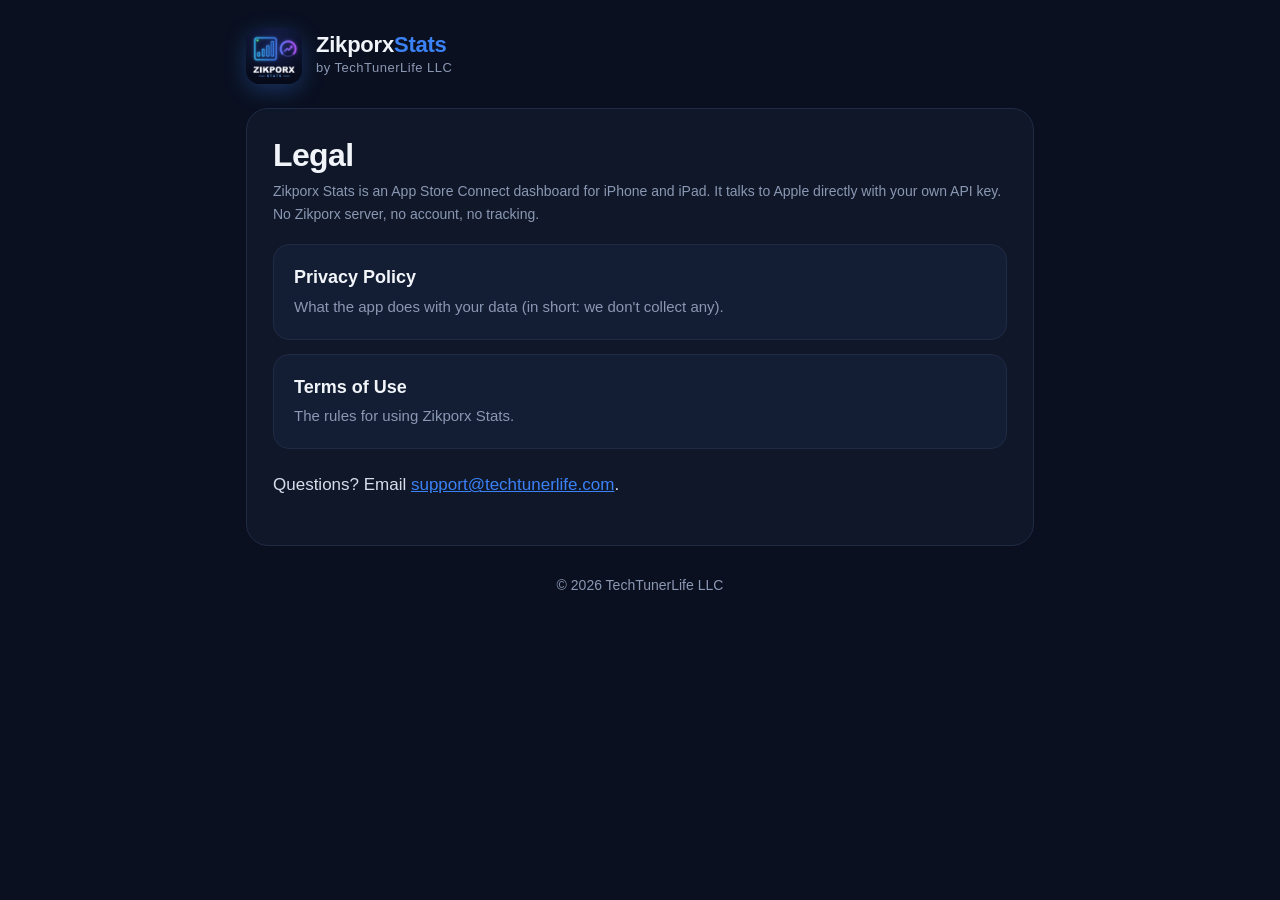
<file: index.html>
<!doctype html>
<html lang="en">
<head>
<meta charset="utf-8">
<meta name="viewport" content="width=device-width, initial-scale=1, viewport-fit=cover">
<meta name="theme-color" content="#0a1020">
<title>Zikporx Stats — Legal</title>
<meta name="description" content="Privacy Policy and Terms of Use for the Zikporx Stats app.">
<link rel="icon" href="assets/favicon.png">
<link rel="apple-touch-icon" href="assets/icon.png">
<link rel="stylesheet" href="assets/style.css">
</head>
<body>
<div class="wrap">
  <header>
    <a href="./"><img src="assets/icon.png" alt="Zikporx Stats icon">
      <div><div class="brand">Zikporx<b>Stats</b></div><div class="by">by TechTunerLife LLC</div></div></a>
  </header>
  <main class="card">
    <h1>Legal</h1>
    <p class="meta">Zikporx Stats is an App Store Connect dashboard for iPhone and iPad. It talks to Apple directly with your own API key. No Zikporx server, no account, no tracking.</p>
    <div class="links">
      <a href="privacy/"><strong>Privacy Policy</strong><span>What the app does with your data (in short: we don't collect any).</span></a>
      <a href="terms/"><strong>Terms of Use</strong><span>The rules for using Zikporx Stats.</span></a>
    </div>
    <p style="margin-top:22px">Questions? Email <a href="mailto:support@techtunerlife.com">support@techtunerlife.com</a>.</p>
  </main>
  <footer>© 2026 TechTunerLife LLC</footer>
</div>
</body>
</html>
</file>
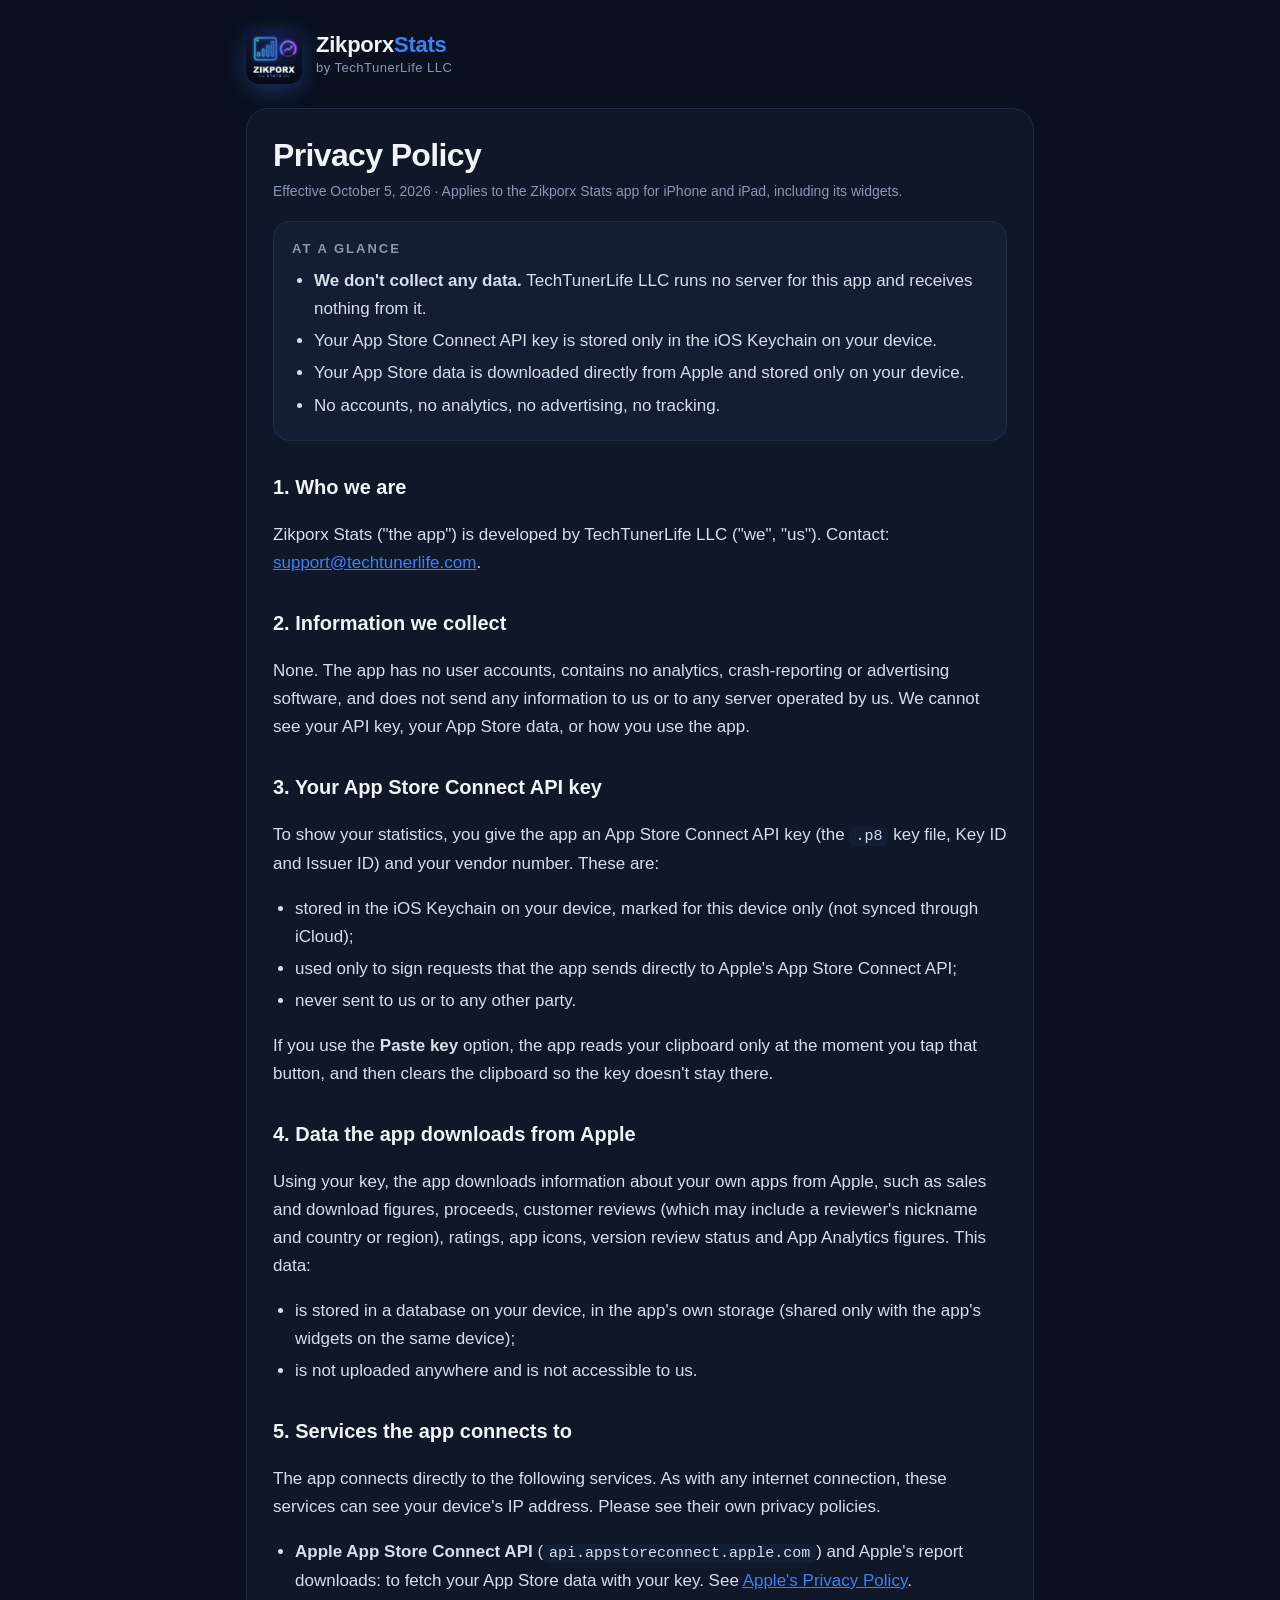
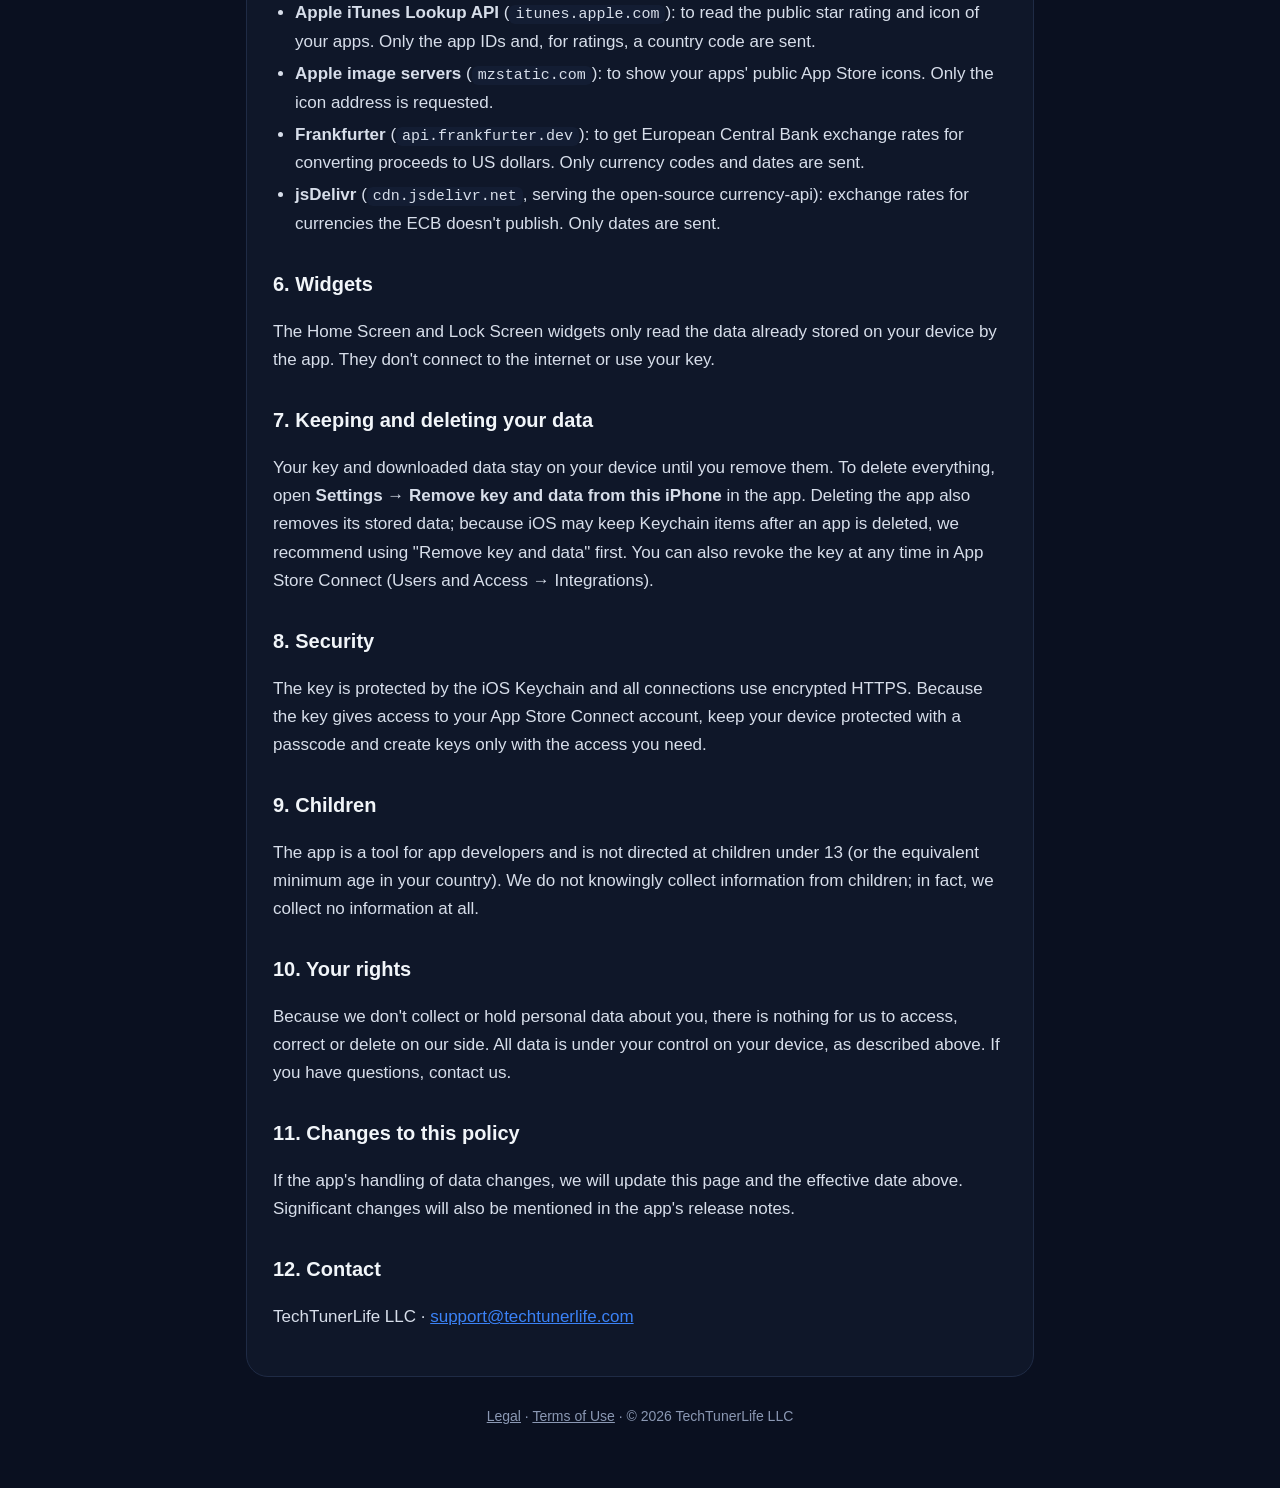
<file: privacy/index.html>
<!doctype html>
<html lang="en">
<head>
<meta charset="utf-8">
<meta name="viewport" content="width=device-width, initial-scale=1, viewport-fit=cover">
<meta name="theme-color" content="#0a1020">
<title>Privacy Policy — Zikporx Stats</title>
<meta name="description" content="Privacy Policy for the Zikporx Stats app by TechTunerLife LLC.">
<link rel="icon" href="../assets/favicon.png">
<link rel="apple-touch-icon" href="../assets/icon.png">
<link rel="stylesheet" href="../assets/style.css">
</head>
<body>
<div class="wrap">
  <header>
    <a href="../"><img src="../assets/icon.png" alt="Zikporx Stats icon">
      <div><div class="brand">Zikporx<b>Stats</b></div><div class="by">by TechTunerLife LLC</div></div></a>
  </header>
  <main class="card">
    <h1>Privacy Policy</h1>
    <p class="meta">Effective October 5, 2026 · Applies to the Zikporx Stats app for iPhone and iPad, including its widgets.</p>

    <div class="summary">
      <h2>At a glance</h2>
      <ul>
        <li><strong>We don't collect any data.</strong> TechTunerLife LLC runs no server for this app and receives nothing from it.</li>
        <li>Your App Store Connect API key is stored only in the iOS Keychain on your device.</li>
        <li>Your App Store data is downloaded directly from Apple and stored only on your device.</li>
        <li>No accounts, no analytics, no advertising, no tracking.</li>
      </ul>
    </div>

    <h2>1. Who we are</h2>
    <p>Zikporx Stats ("the app") is developed by TechTunerLife LLC ("we", "us"). Contact: <a href="mailto:support@techtunerlife.com">support@techtunerlife.com</a>.</p>

    <h2>2. Information we collect</h2>
    <p>None. The app has no user accounts, contains no analytics, crash-reporting or advertising software, and does not send any information to us or to any server operated by us. We cannot see your API key, your App Store data, or how you use the app.</p>

    <h2>3. Your App Store Connect API key</h2>
    <p>To show your statistics, you give the app an App Store Connect API key (the <code>.p8</code> key file, Key ID and Issuer ID) and your vendor number. These are:</p>
    <ul>
      <li>stored in the iOS Keychain on your device, marked for this device only (not synced through iCloud);</li>
      <li>used only to sign requests that the app sends directly to Apple's App Store Connect API;</li>
      <li>never sent to us or to any other party.</li>
    </ul>
    <p>If you use the <strong>Paste key</strong> option, the app reads your clipboard only at the moment you tap that button, and then clears the clipboard so the key doesn't stay there.</p>

    <h2>4. Data the app downloads from Apple</h2>
    <p>Using your key, the app downloads information about your own apps from Apple, such as sales and download figures, proceeds, customer reviews (which may include a reviewer's nickname and country or region), ratings, app icons, version review status and App Analytics figures. This data:</p>
    <ul>
      <li>is stored in a database on your device, in the app's own storage (shared only with the app's widgets on the same device);</li>
      <li>is not uploaded anywhere and is not accessible to us.</li>
    </ul>

    <h2>5. Services the app connects to</h2>
    <p>The app connects directly to the following services. As with any internet connection, these services can see your device's IP address. Please see their own privacy policies.</p>
    <ul>
      <li><strong>Apple App Store Connect API</strong> (<code>api.appstoreconnect.apple.com</code>) and Apple's report downloads: to fetch your App Store data with your key. See <a href="https://www.apple.com/legal/privacy/">Apple's Privacy Policy</a>.</li>
      <li><strong>Apple iTunes Lookup API</strong> (<code>itunes.apple.com</code>): to read the public star rating and icon of your apps. Only the app IDs and, for ratings, a country code are sent.</li>
      <li><strong>Apple image servers</strong> (<code>mzstatic.com</code>): to show your apps' public App Store icons. Only the icon address is requested.</li>
      <li><strong>Frankfurter</strong> (<code>api.frankfurter.dev</code>): to get European Central Bank exchange rates for converting proceeds to US dollars. Only currency codes and dates are sent.</li>
      <li><strong>jsDelivr</strong> (<code>cdn.jsdelivr.net</code>, serving the open-source currency-api): exchange rates for currencies the ECB doesn't publish. Only dates are sent.</li>
    </ul>

    <h2>6. Widgets</h2>
    <p>The Home Screen and Lock Screen widgets only read the data already stored on your device by the app. They don't connect to the internet or use your key.</p>

    <h2>7. Keeping and deleting your data</h2>
    <p>Your key and downloaded data stay on your device until you remove them. To delete everything, open <strong>Settings → Remove key and data from this iPhone</strong> in the app. Deleting the app also removes its stored data; because iOS may keep Keychain items after an app is deleted, we recommend using "Remove key and data" first. You can also revoke the key at any time in App Store Connect (Users and Access → Integrations).</p>

    <h2>8. Security</h2>
    <p>The key is protected by the iOS Keychain and all connections use encrypted HTTPS. Because the key gives access to your App Store Connect account, keep your device protected with a passcode and create keys only with the access you need.</p>

    <h2>9. Children</h2>
    <p>The app is a tool for app developers and is not directed at children under 13 (or the equivalent minimum age in your country). We do not knowingly collect information from children; in fact, we collect no information at all.</p>

    <h2>10. Your rights</h2>
    <p>Because we don't collect or hold personal data about you, there is nothing for us to access, correct or delete on our side. All data is under your control on your device, as described above. If you have questions, contact us.</p>

    <h2>11. Changes to this policy</h2>
    <p>If the app's handling of data changes, we will update this page and the effective date above. Significant changes will also be mentioned in the app's release notes.</p>

    <h2>12. Contact</h2>
    <p>TechTunerLife LLC · <a href="mailto:support@techtunerlife.com">support@techtunerlife.com</a></p>
  </main>
  <footer><a href="../">Legal</a> · <a href="../terms/">Terms of Use</a> · © 2026 TechTunerLife LLC</footer>
</div>
</body>
</html>
</file>
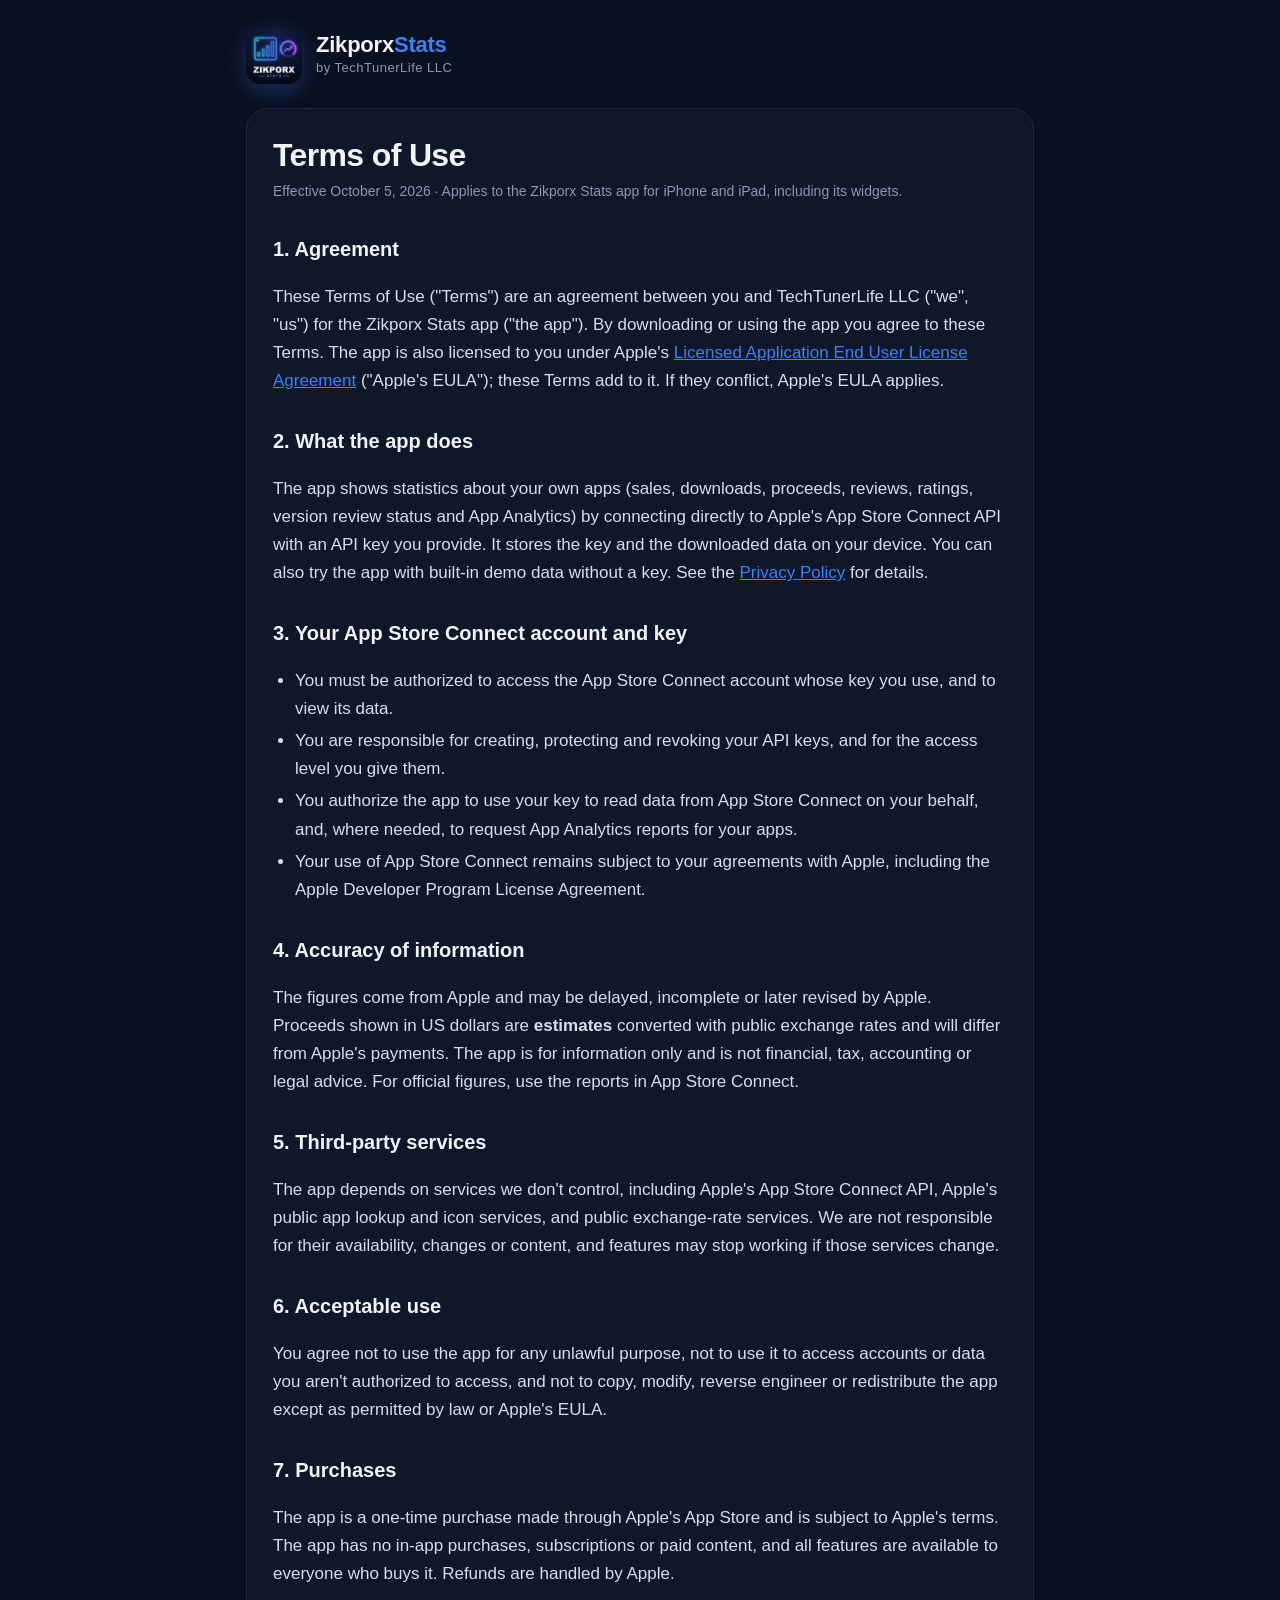
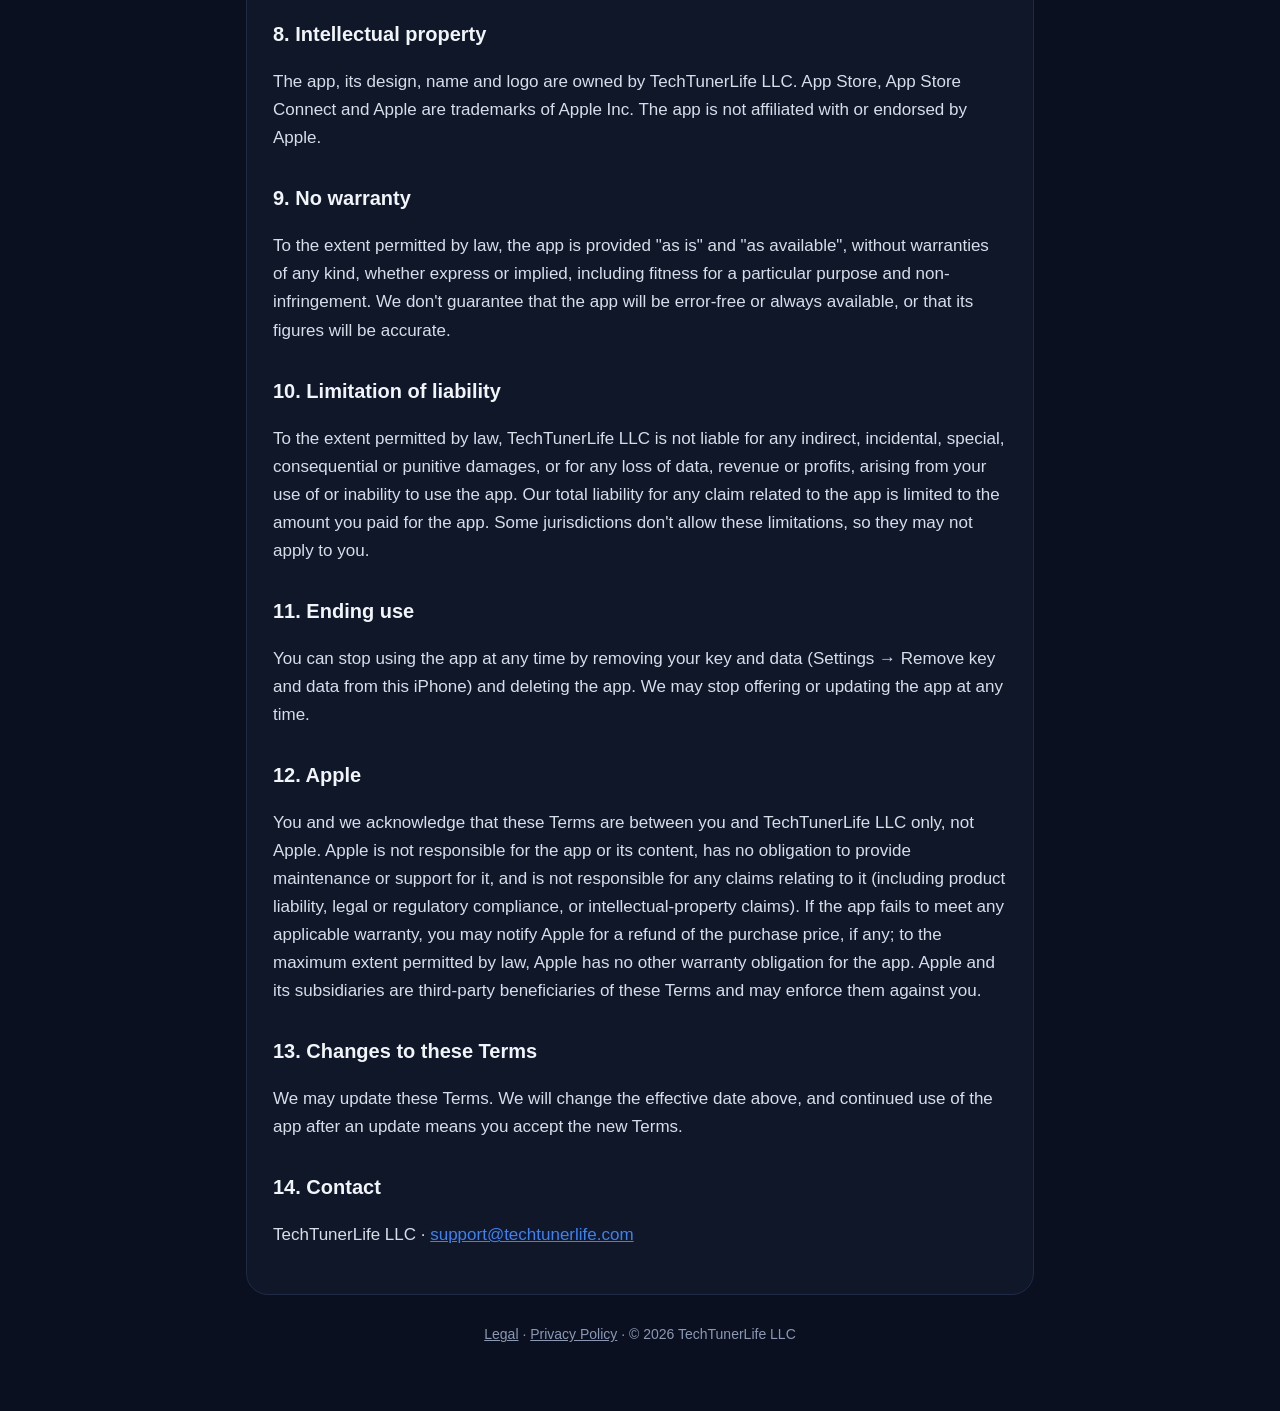
<file: terms/index.html>
<!doctype html>
<html lang="en">
<head>
<meta charset="utf-8">
<meta name="viewport" content="width=device-width, initial-scale=1, viewport-fit=cover">
<meta name="theme-color" content="#0a1020">
<title>Terms of Use — Zikporx Stats</title>
<meta name="description" content="Terms of Use for the Zikporx Stats app by TechTunerLife LLC.">
<link rel="icon" href="../assets/favicon.png">
<link rel="apple-touch-icon" href="../assets/icon.png">
<link rel="stylesheet" href="../assets/style.css">
</head>
<body>
<div class="wrap">
  <header>
    <a href="../"><img src="../assets/icon.png" alt="Zikporx Stats icon">
      <div><div class="brand">Zikporx<b>Stats</b></div><div class="by">by TechTunerLife LLC</div></div></a>
  </header>
  <main class="card">
    <h1>Terms of Use</h1>
    <p class="meta">Effective October 5, 2026 · Applies to the Zikporx Stats app for iPhone and iPad, including its widgets.</p>

    <h2>1. Agreement</h2>
    <p>These Terms of Use ("Terms") are an agreement between you and TechTunerLife LLC ("we", "us") for the Zikporx Stats app ("the app"). By downloading or using the app you agree to these Terms. The app is also licensed to you under Apple's <a href="https://www.apple.com/legal/internet-services/itunes/dev/stdeula/">Licensed Application End User License Agreement</a> ("Apple's EULA"); these Terms add to it. If they conflict, Apple's EULA applies.</p>

    <h2>2. What the app does</h2>
    <p>The app shows statistics about your own apps (sales, downloads, proceeds, reviews, ratings, version review status and App Analytics) by connecting directly to Apple's App Store Connect API with an API key you provide. It stores the key and the downloaded data on your device. You can also try the app with built-in demo data without a key. See the <a href="../privacy/">Privacy Policy</a> for details.</p>

    <h2>3. Your App Store Connect account and key</h2>
    <ul>
      <li>You must be authorized to access the App Store Connect account whose key you use, and to view its data.</li>
      <li>You are responsible for creating, protecting and revoking your API keys, and for the access level you give them.</li>
      <li>You authorize the app to use your key to read data from App Store Connect on your behalf, and, where needed, to request App Analytics reports for your apps.</li>
      <li>Your use of App Store Connect remains subject to your agreements with Apple, including the Apple Developer Program License Agreement.</li>
    </ul>

    <h2>4. Accuracy of information</h2>
    <p>The figures come from Apple and may be delayed, incomplete or later revised by Apple. Proceeds shown in US dollars are <strong>estimates</strong> converted with public exchange rates and will differ from Apple's payments. The app is for information only and is not financial, tax, accounting or legal advice. For official figures, use the reports in App Store Connect.</p>

    <h2>5. Third-party services</h2>
    <p>The app depends on services we don't control, including Apple's App Store Connect API, Apple's public app lookup and icon services, and public exchange-rate services. We are not responsible for their availability, changes or content, and features may stop working if those services change.</p>

    <h2>6. Acceptable use</h2>
    <p>You agree not to use the app for any unlawful purpose, not to use it to access accounts or data you aren't authorized to access, and not to copy, modify, reverse engineer or redistribute the app except as permitted by law or Apple's EULA.</p>

    <h2>7. Purchases</h2>
    <p>The app is a one-time purchase made through Apple's App Store and is subject to Apple's terms. The app has no in-app purchases, subscriptions or paid content, and all features are available to everyone who buys it. Refunds are handled by Apple.</p>

    <h2>8. Intellectual property</h2>
    <p>The app, its design, name and logo are owned by TechTunerLife LLC. App Store, App Store Connect and Apple are trademarks of Apple Inc. The app is not affiliated with or endorsed by Apple.</p>

    <h2>9. No warranty</h2>
    <p>To the extent permitted by law, the app is provided "as is" and "as available", without warranties of any kind, whether express or implied, including fitness for a particular purpose and non-infringement. We don't guarantee that the app will be error-free or always available, or that its figures will be accurate.</p>

    <h2>10. Limitation of liability</h2>
    <p>To the extent permitted by law, TechTunerLife LLC is not liable for any indirect, incidental, special, consequential or punitive damages, or for any loss of data, revenue or profits, arising from your use of or inability to use the app. Our total liability for any claim related to the app is limited to the amount you paid for the app. Some jurisdictions don't allow these limitations, so they may not apply to you.</p>

    <h2>11. Ending use</h2>
    <p>You can stop using the app at any time by removing your key and data (Settings → Remove key and data from this iPhone) and deleting the app. We may stop offering or updating the app at any time.</p>

    <h2>12. Apple</h2>
    <p>You and we acknowledge that these Terms are between you and TechTunerLife LLC only, not Apple. Apple is not responsible for the app or its content, has no obligation to provide maintenance or support for it, and is not responsible for any claims relating to it (including product liability, legal or regulatory compliance, or intellectual-property claims). If the app fails to meet any applicable warranty, you may notify Apple for a refund of the purchase price, if any; to the maximum extent permitted by law, Apple has no other warranty obligation for the app. Apple and its subsidiaries are third-party beneficiaries of these Terms and may enforce them against you.</p>

    <h2>13. Changes to these Terms</h2>
    <p>We may update these Terms. We will change the effective date above, and continued use of the app after an update means you accept the new Terms.</p>

    <h2>14. Contact</h2>
    <p>TechTunerLife LLC · <a href="mailto:support@techtunerlife.com">support@techtunerlife.com</a></p>
  </main>
  <footer><a href="../">Legal</a> · <a href="../privacy/">Privacy Policy</a> · © 2026 TechTunerLife LLC</footer>
</div>
</body>
</html>
</file>
<file: assets/style.css>
/* Zikporx Stats legal pages: same navy palette as the app. */
:root {
  --bg: #0a1020; --card: #0f1729; --tile: #131d33; --text: #f1f5f9; --muted: #8b98b3;
  --border: #1f2b45; --blue: #3b82f6; --purple: #a855f7; --green: #22c55e;
  color-scheme: dark;
}
* { box-sizing: border-box; }
html { -webkit-text-size-adjust: 100%; background: var(--bg); }
body {
  margin: 0; min-height: 100vh; background: var(--bg); color: var(--text);
  font: 17px/1.65 -apple-system, BlinkMacSystemFont, "SF Pro Text", "Segoe UI", Roboto, Helvetica, Arial, sans-serif;
  -webkit-font-smoothing: antialiased;
}
.wrap { max-width: 820px; margin: 0 auto; padding: calc(28px + env(safe-area-inset-top)) 16px 64px; }
header { display: flex; align-items: center; gap: 14px; margin-bottom: 24px; }
header a { display: flex; align-items: center; gap: 14px; color: inherit; text-decoration: none; }
header img { width: 56px; height: 56px; border-radius: 14px; box-shadow: 0 6px 22px rgba(59, 130, 246, .3); }
.brand { font-size: 22px; font-weight: 800; letter-spacing: -.01em; line-height: 1.1; }
.brand b { color: var(--blue); font-weight: 800; }
.by { color: var(--muted); font-size: 13px; letter-spacing: .5px; }
.card { background: var(--card); border: 1px solid var(--border); border-radius: 22px; padding: 28px 26px; }
h1 { font-size: 32px; line-height: 1.15; margin: 0 0 6px; letter-spacing: -.02em; }
h2 { font-size: 20px; margin: 30px 0 8px; }
h3 { font-size: 17px; margin: 20px 0 6px; }
p, li { color: #d7deea; }
.meta { color: var(--muted); font-size: 14px; margin: 0 0 18px; }
a { color: var(--blue); }
ul { padding-left: 22px; }
li { margin: 4px 0; }
.summary { background: var(--tile); border: 1px solid var(--border); border-radius: 16px; padding: 16px 18px; margin: 18px 0 8px; }
.summary h2 { margin-top: 0; font-size: 13px; letter-spacing: 2px; text-transform: uppercase; color: var(--muted); }
.summary ul { margin: 0; }
.links { display: grid; gap: 14px; margin-top: 18px; }
.links a { display: block; background: var(--tile); border: 1px solid var(--border); border-radius: 16px; padding: 18px 20px; color: var(--text); text-decoration: none; }
.links a:hover { border-color: var(--blue); }
.links strong { display: block; font-size: 18px; }
.links span { color: var(--muted); font-size: 15px; }
code { background: var(--tile); padding: 1px 6px; border-radius: 6px; font-size: 15px; }
footer { color: var(--muted); font-size: 14px; text-align: center; margin-top: 28px; }
footer a { color: var(--muted); }
@media (max-width: 600px) {
  body { font-size: 16px; }
  .card { padding: 22px 18px; border-radius: 18px; }
  h1 { font-size: 27px; }
}
</file>
